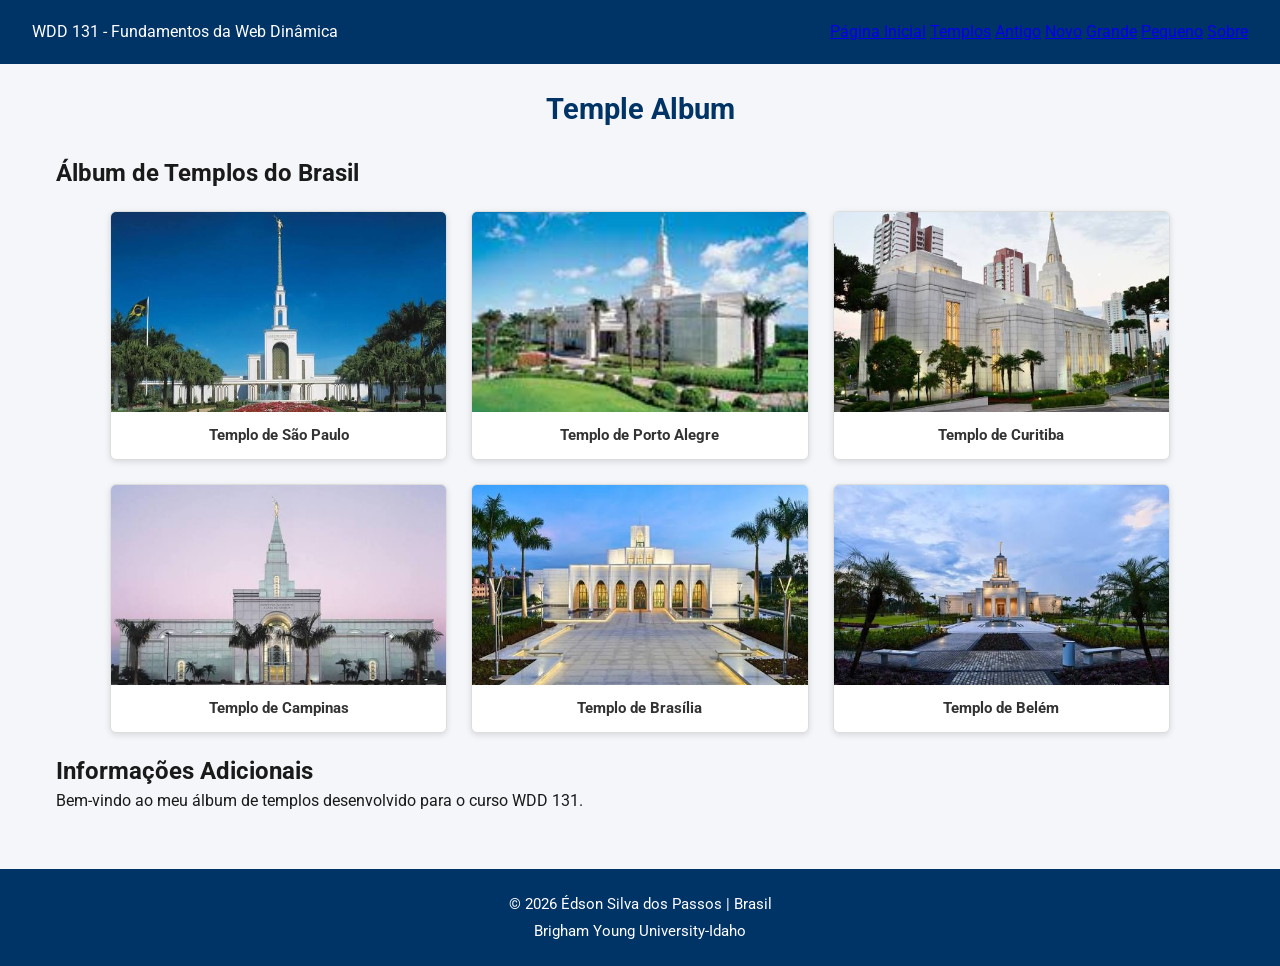
<file: index.html>
<!DOCTYPE html>
<html lang="pt-BR">
<head>
    <meta charset="UTF-8">
    <meta name="viewport" content="width=device-width, initial-scale=1.0">
    <title>WDD 131 - Fundamentos da Web Dinâmica | Temple Album - Édson Silva dos Passos</title>
    <meta name="description" content="Álbum de imagens de templos da Igreja de Jesus Cristo dos Santos dos Últimos Dias no Brasil para a disciplina WDD 131.">
    <meta name="author" content="Édson Silva dos Passos">
    
    <!-- Google Fonts -->
    <link rel="preconnect" href="https://fonts.googleapis.com">
    <link rel="preconnect" href="https://fonts.gstatic.com" crossorigin>
    <link href="https://fonts.googleapis.com/css2?family=Roboto:wght@400;700&display=swap" rel="stylesheet">
    
    <!-- CSS Externo -->
    <link rel="stylesheet" href="estilos/base.css">
    <link rel="stylesheet" href="estilos/templos.css">
    <link rel="stylesheet" href="estilos/templos-grandes.css">

    <!-- JavaScript Externo -->
    <script src="scripts/obterdatas.js" defer></script>
    <script src="scripts/templos.js" defer></script>
</head>
<body>
    <header>
        <span id="titulo-curso">WDD 131 - Fundamentos da Web Dinâmica</span>
        <nav>
            <a href="index.html">Página Inicial</a>
            <a href="templos.html">Templos</a>
            <a href="#antigos">Antigo</a>
            <a href="#novos">Novo</a>
            <a href="#grandes">Grande</a>
            <a href="#pequenos">Pequeno</a>
            <a href="#sobre">Sobre</a>
        </nav>
    </header>

    <main>
        <h1>Temple Album</h1>

        <section class="card">
            <h2>Álbum de Templos do Brasil</h2>
            <div class="temple-grid">
                <figure>
                    <img src="imagens/sao_paulo_temple.jpg" alt="Templo de São Paulo Brasil">
                    <figcaption>Templo de São Paulo</figcaption>
                </figure>
                <figure>
                    <img src="imagens/porto_alegre_temple.jpg" alt="Templo de Porto Alegre Brasil">
                    <figcaption>Templo de Porto Alegre</figcaption>
                </figure>
                <figure>
                    <img src="imagens/curitiba_temple.jpg" alt="Templo de Curitiba Brasil">
                    <figcaption>Templo de Curitiba</figcaption>
                </figure>
                <figure>
                    <img src="imagens/campinas_temple.jpg" alt="Templo de Campinas Brasil">
                    <figcaption>Templo de Campinas</figcaption>
                </figure>
                <figure>
                    <img src="imagens/brasilia_temple.jpg" alt="Templo de Brasília Brasil">
                    <figcaption>Templo de Brasília</figcaption>
                </figure>
                <figure>
                    <img src="imagens/belem_temple.jpg" alt="Templo de Belém Brasil">
                    <figcaption>Templo de Belém</figcaption>
                </figure>
            </div>
        </section>

        <section class="card">
            <h2>Informações Adicionais</h2>
            <p>Bem-vindo ao meu álbum de templos desenvolvido para o curso WDD 131.</p>
        </section>
    </main>

    <footer>
        <p><span>© 2026 Édson Silva dos Passos | Brasil</span></p>
        <p><span>Brigham Young University-Idaho</span></p>
    </footer>
</body>
</html>
</file>
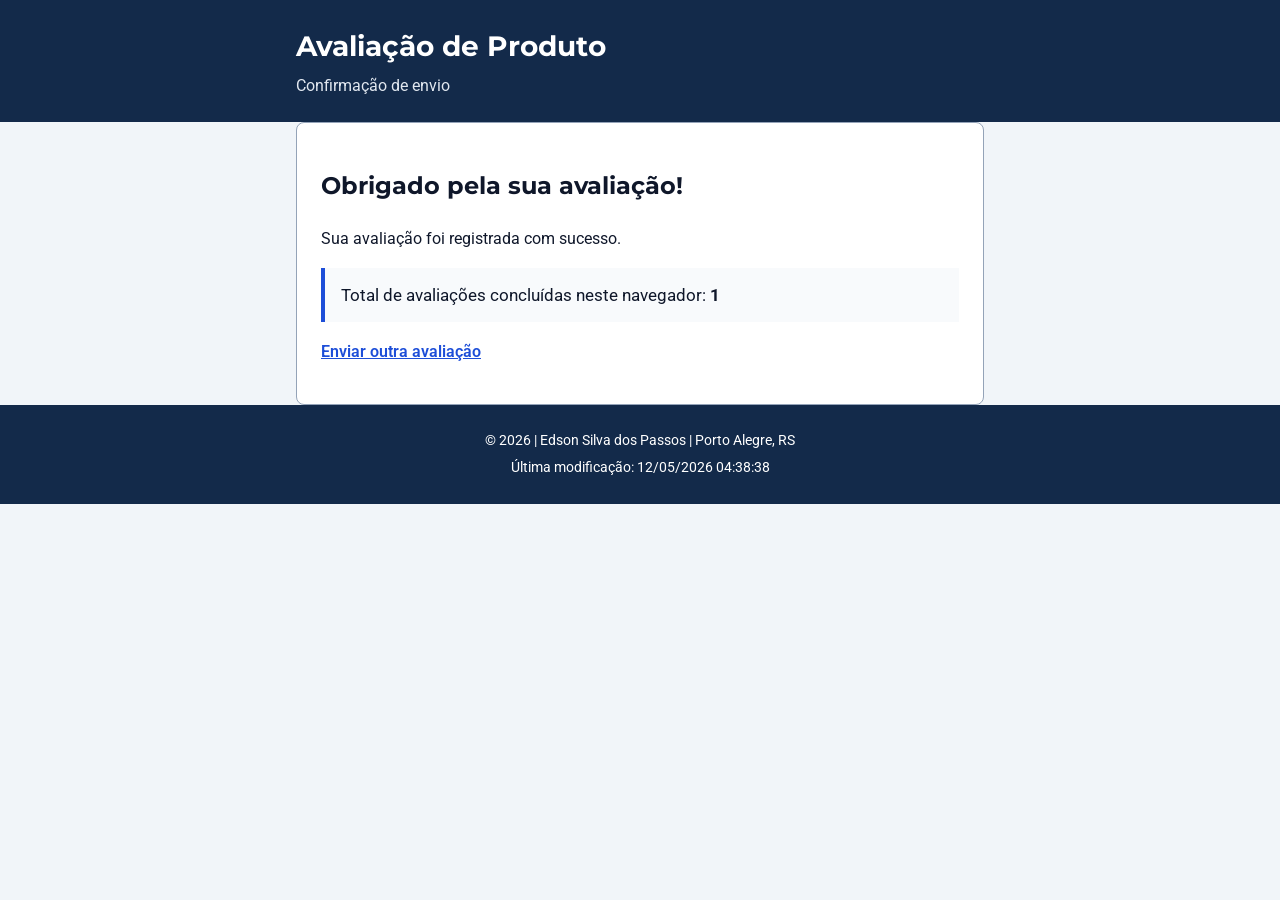
<file: avaliacao.html>
<!DOCTYPE html>
<html lang="pt-BR">
<head>
  <meta charset="UTF-8">
  <meta name="viewport" content="width=device-width, initial-scale=1.0">
  <meta name="description" content="Confirmação de envio da avaliação de produto e contador de avaliações concluídas.">
  <meta name="author" content="Edson Silva dos Passos">
  <title>Avaliação Enviada | WDD 131</title>
  <link rel="preconnect" href="https://fonts.googleapis.com">
  <link rel="preconnect" href="https://fonts.gstatic.com" crossorigin>
  <link href="https://fonts.googleapis.com/css2?family=Montserrat:wght@600;700&family=Roboto:wght@400;500&display=swap" rel="stylesheet">
  <link rel="stylesheet" href="estilos/formulario.css">
  <script src="scripts/formulario.js" defer></script>
</head>
<body>
  <header class="site-header">
    <div class="container">
      <h1>Avaliação de Produto</h1>
      <p>Confirmação de envio</p>
    </div>
  </header>

  <main class="container">
    <section class="card-confirmacao" aria-labelledby="titulo-confirmacao">
      <h2 id="titulo-confirmacao">Obrigado pela sua avaliação!</h2>
      <p>Sua avaliação foi registrada com sucesso.</p>
      <p class="contador-box">
        Total de avaliações concluídas neste navegador:
        <strong id="contador-avaliacoes">0</strong>
      </p>
      <p class="voltar-link">
        <a href="formulario.html">Enviar outra avaliação</a>
      </p>
    </section>
  </main>

  <footer class="site-footer">
    <div class="container">
      <p>&copy; <span id="ano-atual">2026</span> | Edson Silva dos Passos | Porto Alegre, RS</p>
      <p id="ultima-modificacao"></p>
    </div>
  </footer>
</body>
</html>
</file>
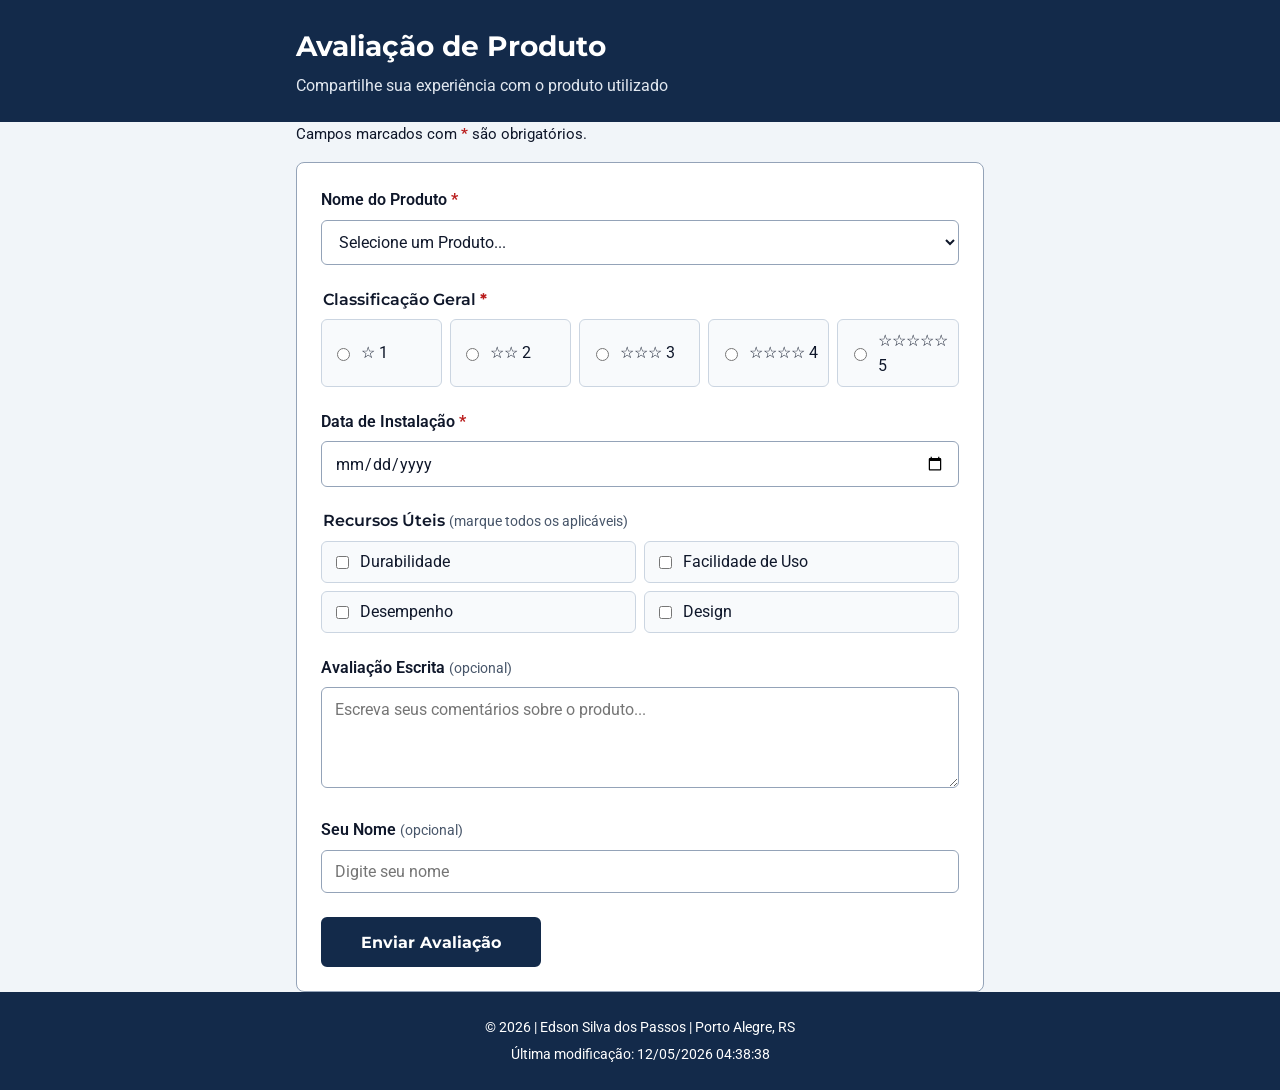
<file: formulario.html>
<!DOCTYPE html>
<html lang="pt-BR">
<head>
  <meta charset="UTF-8">
  <meta name="viewport" content="width=device-width, initial-scale=1.0">
  <meta name="description" content="Formulário de avaliação de produto com classificação por estrelas, data de instalação, recursos úteis e confirmação dinâmica.">
  <meta name="author" content="Edson Silva dos Passos">
  <title>Formulário de Avaliação de Produto | WDD 131</title>
  <link rel="preconnect" href="https://fonts.googleapis.com">
  <link rel="preconnect" href="https://fonts.gstatic.com" crossorigin>
  <link href="https://fonts.googleapis.com/css2?family=Montserrat:wght@600;700&family=Roboto:wght@400;500&display=swap" rel="stylesheet">
  <link rel="stylesheet" href="estilos/formulario.css">
  <script src="scripts/formulario.js" defer></script>
</head>
<body>
  <header class="site-header">
    <div class="container">
      <h1>Avaliação de Produto</h1>
      <p>Compartilhe sua experiência com o produto utilizado</p>
    </div>
  </header>

  <main class="container">
    <p class="aviso-obrigatorio">Campos marcados com <span class="obrigatorio" aria-hidden="true">*</span> são obrigatórios.</p>

    <form id="form-avaliacao" method="get" action="avaliacao.html" class="card-form">
      <div class="campo">
        <label for="nome-produto">Nome do Produto <span class="obrigatorio" aria-label="obrigatório">*</span></label>
        <select id="nome-produto" name="nomeProduto" required>
          <option value="" disabled selected>Selecione um Produto...</option>
        </select>
      </div>

      <fieldset class="campo">
        <legend>Classificação Geral <span class="obrigatorio" aria-label="obrigatório">*</span></legend>
        <div class="estrelas-grupo">
          <div class="estrela-item">
            <input type="radio" id="estrela-1" name="classificacaoGeral" value="1" required>
            <label for="estrela-1">&star; <span>1</span></label>
          </div>
          <div class="estrela-item">
            <input type="radio" id="estrela-2" name="classificacaoGeral" value="2" required>
            <label for="estrela-2">&star;&star; <span>2</span></label>
          </div>
          <div class="estrela-item">
            <input type="radio" id="estrela-3" name="classificacaoGeral" value="3" required>
            <label for="estrela-3">&star;&star;&star; <span>3</span></label>
          </div>
          <div class="estrela-item">
            <input type="radio" id="estrela-4" name="classificacaoGeral" value="4" required>
            <label for="estrela-4">&star;&star;&star;&star; <span>4</span></label>
          </div>
          <div class="estrela-item">
            <input type="radio" id="estrela-5" name="classificacaoGeral" value="5" required>
            <label for="estrela-5">&star;&star;&star;&star;&star; <span>5</span></label>
          </div>
        </div>
      </fieldset>

      <div class="campo">
        <label for="data-instalacao">Data de Instalação <span class="obrigatorio" aria-label="obrigatório">*</span></label>
        <input type="date" id="data-instalacao" name="dataInstalacao" required>
      </div>

      <fieldset class="campo">
        <legend>Recursos Úteis <span class="opcional">(marque todos os aplicáveis)</span></legend>
        <div class="checkbox-grupo">
          <div class="checkbox-item">
            <input type="checkbox" id="recurso-durabilidade" name="recursosUteis" value="durabilidade">
            <label for="recurso-durabilidade">Durabilidade</label>
          </div>
          <div class="checkbox-item">
            <input type="checkbox" id="recurso-facilidade" name="recursosUteis" value="facilidade-de-uso">
            <label for="recurso-facilidade">Facilidade de Uso</label>
          </div>
          <div class="checkbox-item">
            <input type="checkbox" id="recurso-desempenho" name="recursosUteis" value="desempenho">
            <label for="recurso-desempenho">Desempenho</label>
          </div>
          <div class="checkbox-item">
            <input type="checkbox" id="recurso-design" name="recursosUteis" value="design">
            <label for="recurso-design">Design</label>
          </div>
        </div>
      </fieldset>

      <div class="campo">
        <label for="avaliacao-escrita">Avaliação Escrita <span class="opcional">(opcional)</span></label>
        <textarea id="avaliacao-escrita" name="avaliacaoEscrita" rows="4" placeholder="Escreva seus comentários sobre o produto..."></textarea>
      </div>

      <div class="campo">
        <label for="nome-usuario">Seu Nome <span class="opcional">(opcional)</span></label>
        <input type="text" id="nome-usuario" name="nomeUsuario" placeholder="Digite seu nome">
      </div>

      <div class="acoes-form">
        <input type="submit" value="Enviar Avaliação" class="btn-enviar">
      </div>
    </form>
  </main>

  <footer class="site-footer">
    <div class="container">
      <p>&copy; <span id="ano-atual">2026</span> | Edson Silva dos Passos | Porto Alegre, RS</p>
      <p id="ultima-modificacao"></p>
    </div>
  </footer>
</body>
</html>
</file>
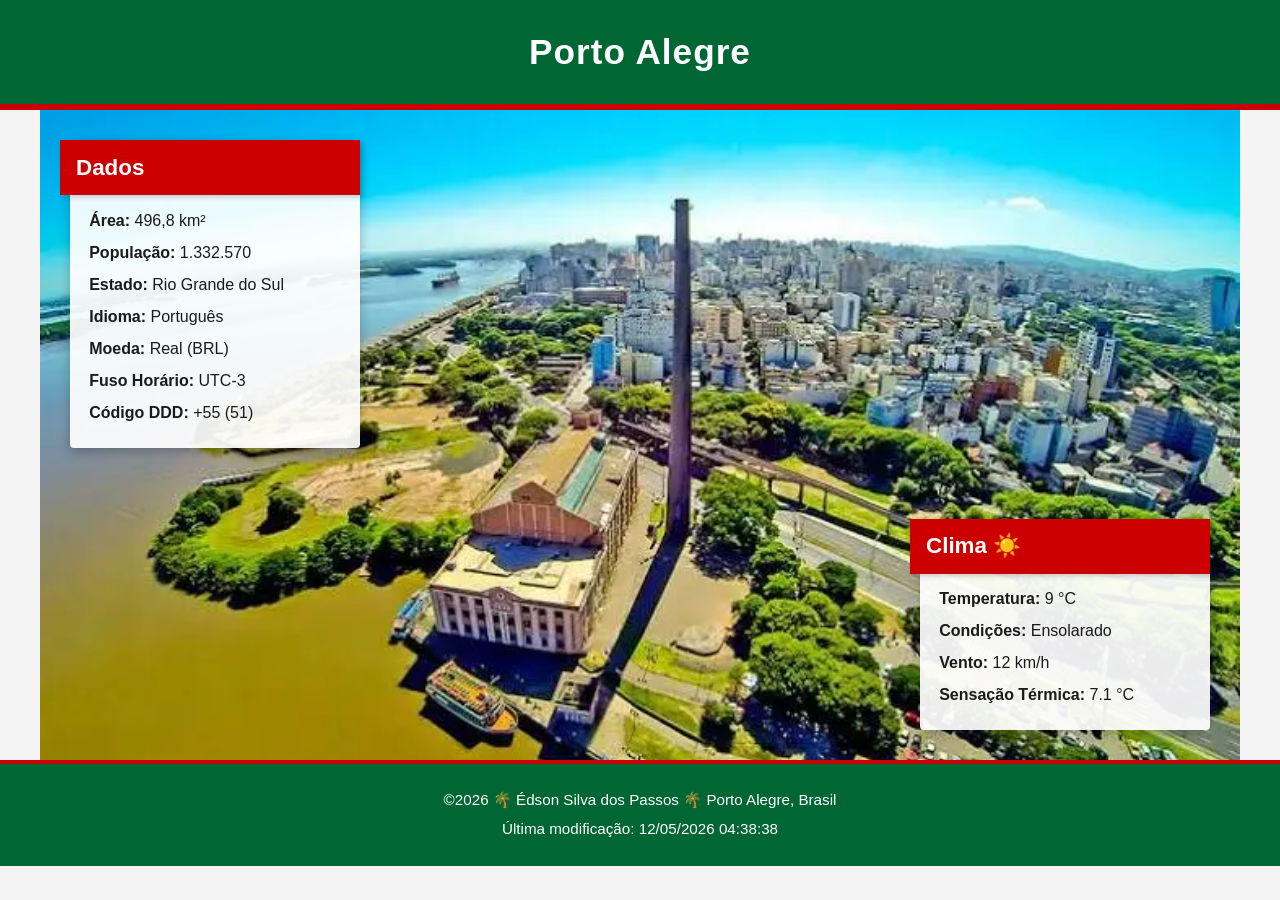
<file: local.html>
<!DOCTYPE html>
<html lang="pt-BR">
<head>
    <meta charset="UTF-8">
    <meta name="viewport" content="width=device-width, initial-scale=1.0">
    <title>WDD 131 - Página do Local: Porto Alegre - Édson Silva dos Passos</title>
    <meta name="description" content="Página sobre Porto Alegre, Rio Grande do Sul, destacando cultura, paisagens e informações meteorológicas para a disciplina WDD 131.">
    <meta name="author" content="Édson Silva dos Passos">
    
    <!-- CSS Externo Único (sem duplicidade) -->
    <link rel="stylesheet" href="estilos/local.css">
    
    <!-- JavaScript Externo -->
    <script src="scripts/local.js" defer></script>
</head>
<body>
    <header>
        <h1>Porto Alegre</h1>
    </header>

    <main>
        <div class="hero">
            <picture>
                <source media="(min-width: 768px)" srcset="imagens/porto-grande.webp">
                <img src="imagens/porto-pequena.webp" alt="Paisagem de Porto Alegre e o Lago Guaíba" width="800" height="533">
            </picture>
        </div>

        <section class="card dados">
            <h2>Dados</h2>
            <ul>
                <li><strong>Área:</strong> 496,8 km²</li>
                <li><strong>População:</strong> 1.332.570</li>
                <li><strong>Estado:</strong> Rio Grande do Sul</li>
                <li><strong>Idioma:</strong> Português</li>
                <li><strong>Moeda:</strong> Real (BRL)</li>
                <li><strong>Fuso Horário:</strong> UTC-3</li>
                <li><strong>Código DDD:</strong> +55 (51)</li>
            </ul>
        </section>

        <section id="clima-secao" class="card clima">
            <h2>Clima</h2>
            <!-- Ícone SVG visível apenas no mobile -->
            <div class="svg-container">
                <svg class="weather-icon-svg" xmlns="http://www.w3.org/2000/svg" viewBox="0 0 64 64" width="64" height="64">
                    <circle cx="32" cy="32" r="14" fill="#FFD700"/>
                    <g stroke="#FFD700" stroke-width="4" stroke-linecap="round">
                        <line x1="32" y1="6" x2="32" y2="12"/>
                        <line x1="32" y1="52" x2="32" y2="58"/>
                        <line x1="6" y1="32" x2="12" y2="32"/>
                        <line x1="52" y1="32" x2="58" y2="32"/>
                        <line x1="13.6" y1="13.6" x2="17.8" y2="17.8"/>
                        <line x1="46.2" y1="46.2" x2="50.4" y2="50.4"/>
                        <line x1="13.6" y1="50.4" x2="17.8" y2="46.2"/>
                        <line x1="46.2" y1="17.8" x2="50.4" y2="13.6"/>
                    </g>
                </svg>
            </div>
            <ul>
                <li><strong>Temperatura:</strong> <span id="temp">9</span> °C</li>
                <li><strong>Condições:</strong> Ensolarado</li>
                <li><strong>Vento:</strong> <span id="vento">12</span> km/h</li>
                <li><strong>Sensação Térmica:</strong> <span id="sensacao"></span></li>
            </ul>
        </section>
    </main>

    <footer>
        <p>&copy;<span id="currentyear"></span> 🌴 Édson Silva dos Passos 🌴 Porto Alegre, Brasil</p>
        <p id="lastModified"></p>
    </footer>
</body>
</html>
</file>
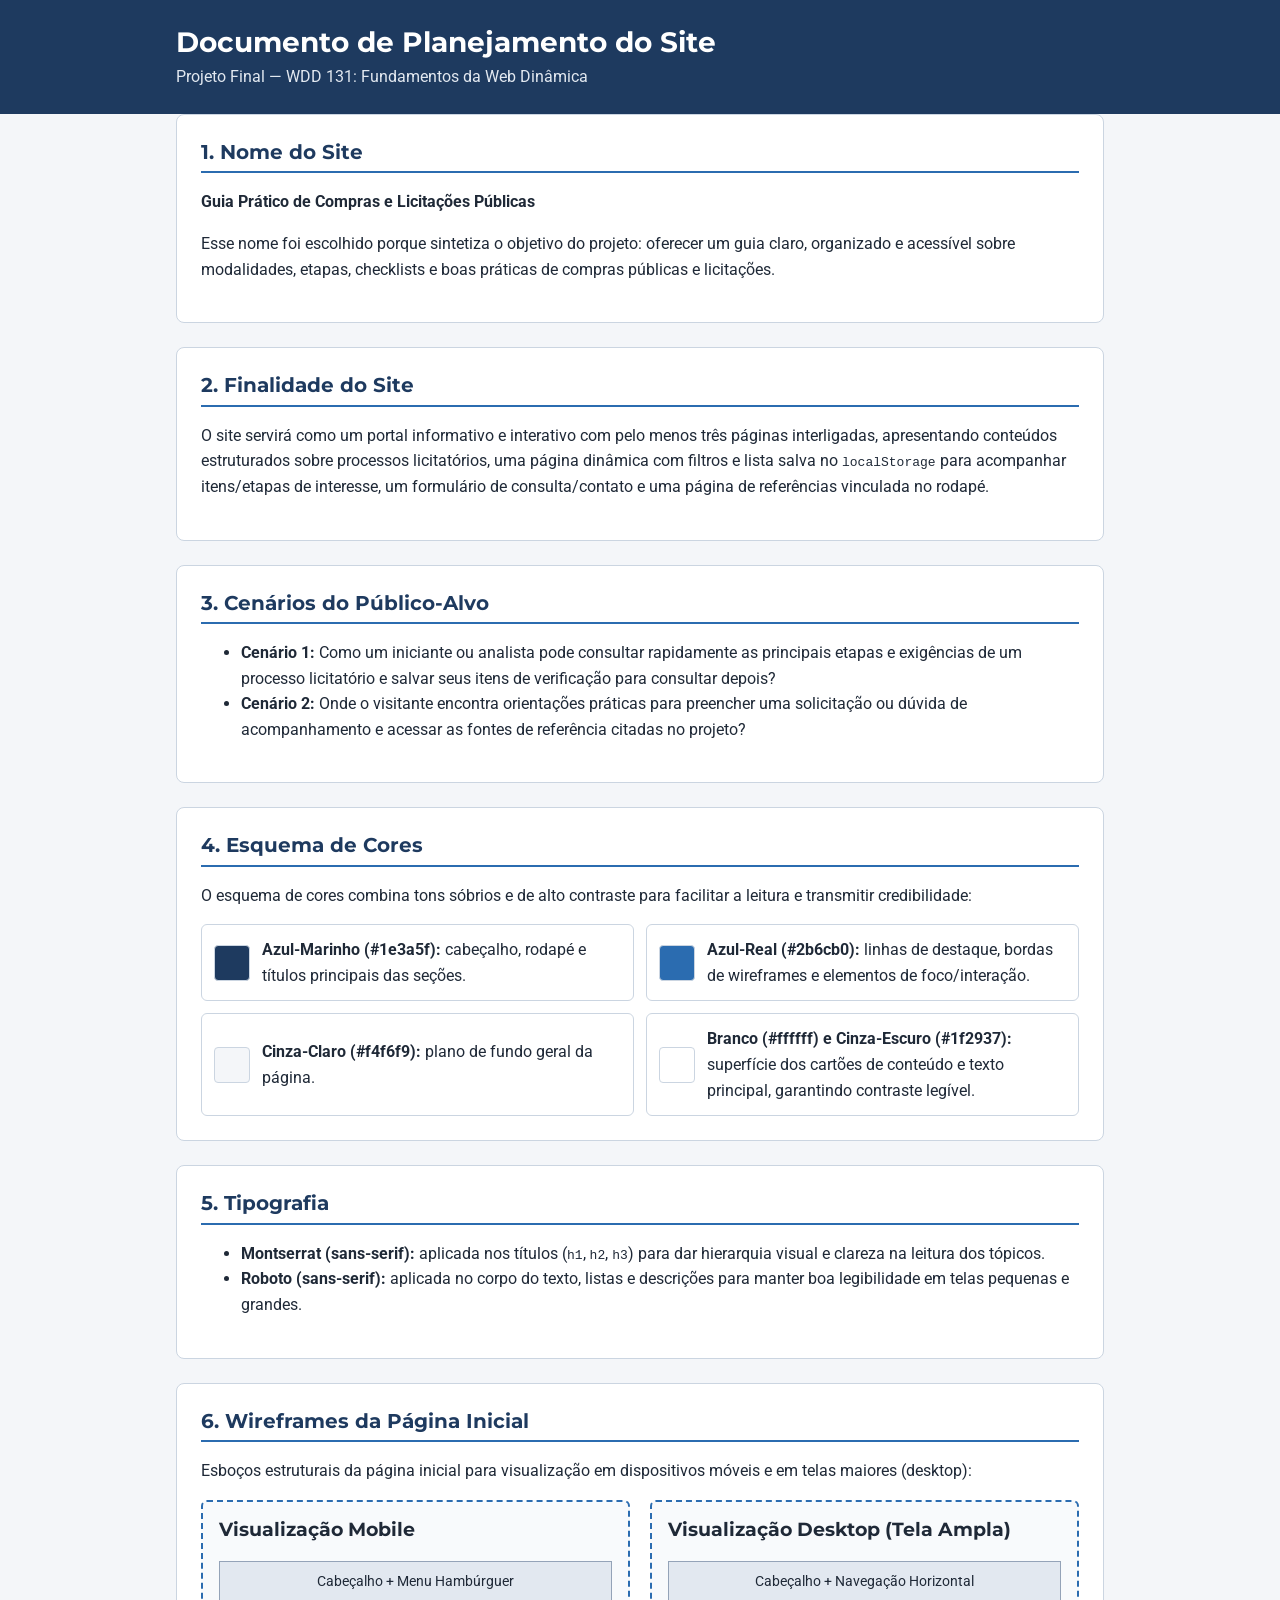
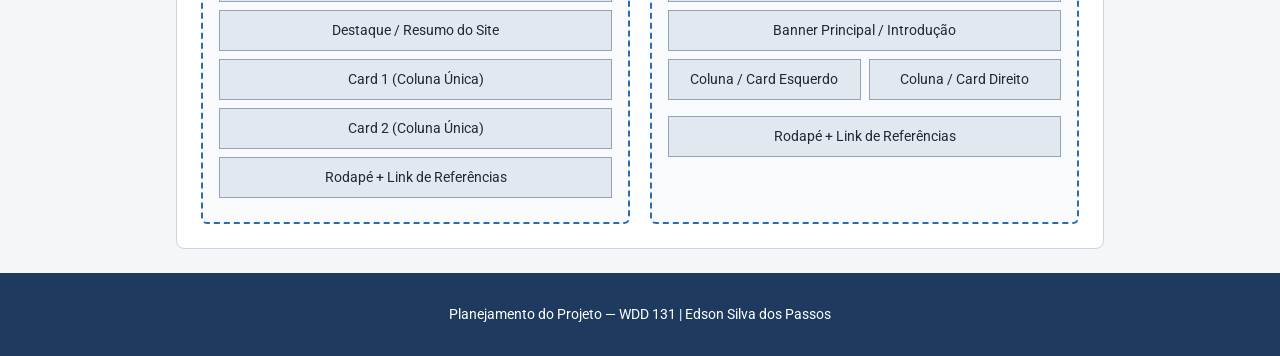
<file: planejamentodosite.html>
<!DOCTYPE html>
<html lang="pt-BR">
<head>
  <meta charset="UTF-8">
  <meta name="viewport" content="width=device-width, initial-scale=1.0">
  <meta name="description" content="Documento de planejamento do site para o projeto final da disciplina WDD 131, incluindo nome, finalidade, cenários, cores, tipografia e wireframes.">
  <meta name="author" content="Edson Silva dos Passos">
  <title>Documento de Planejamento do Site | WDD 131</title>
  <link rel="preconnect" href="https://fonts.googleapis.com">
  <link rel="preconnect" href="https://fonts.gstatic.com" crossorigin>
  <link href="https://fonts.googleapis.com/css2?family=Montserrat:wght@600;700&family=Roboto:wght@400;500&display=swap" rel="stylesheet">
  <style>
    :root {
      --cor-primaria: #1e3a5f;
      --cor-secundaria: #2b6cb0;
      --cor-fundo: #f4f6f9;
      --cor-superficie: #ffffff;
      --cor-texto: #1f2937;
      --cor-borda: #cbd5e1;
    }

    * {
      box-sizing: border-box;
    }

    body {
      margin: 0;
      font-family: 'Roboto', sans-serif;
      background-color: var(--cor-fundo);
      color: var(--cor-texto);
      line-height: 1.6;
    }

    header {
      background-color: var(--cor-primaria);
      color: #ffffff;
      padding: 1.5rem 1rem;
    }

    .container {
      max-width: 960px;
      margin: 0 auto;
      padding: 0 1rem;
    }

    h1, h2, h3 {
      font-family: 'Montserrat', sans-serif;
      margin-top: 0;
      line-height: 1.3;
    }

    header h1 {
      margin-bottom: 0.25rem;
      font-size: 1.75rem;
    }

    header p {
      margin: 0;
      color: #e2e8f0;
    }

    main {
      padding: 2rem 0;
    }

    section {
      background-color: var(--cor-superficie);
      border: 1px solid var(--cor-borda);
      border-radius: 8px;
      padding: 1.5rem;
      margin-bottom: 1.5rem;
    }

    section h2 {
      color: var(--cor-primaria);
      font-size: 1.25rem;
      border-bottom: 2px solid var(--cor-secundaria);
      padding-bottom: 0.4rem;
      margin-bottom: 1rem;
    }

    .swatch-grid {
      display: grid;
      grid-template-columns: 1fr;
      gap: 0.75rem;
      margin-top: 0.75rem;
    }

    .swatch {
      border: 1px solid var(--cor-borda);
      border-radius: 6px;
      padding: 0.75rem;
      display: flex;
      align-items: center;
      gap: 0.75rem;
    }

    .cor-amostra {
      width: 36px;
      height: 36px;
      border-radius: 4px;
      border: 1px solid var(--cor-borda);
      flex-shrink: 0;
    }

    .wireframes {
      display: grid;
      grid-template-columns: 1fr;
      gap: 1.25rem;
      margin-top: 1rem;
    }

    .wireframe-box {
      border: 2px dashed var(--cor-secundaria);
      border-radius: 6px;
      padding: 1rem;
      background-color: #f8fafc;
    }

    .wf-bloco {
      background-color: #e2e8f0;
      border: 1px solid #94a3b8;
      padding: 0.5rem;
      margin-bottom: 0.5rem;
      text-align: center;
      font-size: 0.9rem;
    }

    .wf-desktop-grid {
      display: grid;
      grid-template-columns: 1fr 1fr;
      gap: 0.5rem;
      margin-bottom: 0.5rem;
    }

    footer {
      background-color: var(--cor-primaria);
      color: #ffffff;
      text-align: center;
      padding: 1rem;
      font-size: 0.9rem;
    }

    @media (min-width: 700px) {
      .swatch-grid,
      .wireframes {
        grid-template-columns: repeat(2, 1fr);
      }
    }
  </style>
</head>
<body>
  <header>
    <div class="container">
      <h1>Documento de Planejamento do Site</h1>
      <p>Projeto Final — WDD 131: Fundamentos da Web Dinâmica</p>
    </div>
  </header>

  <main class="container">
    <section id="nome-site">
      <h2>1. Nome do Site</h2>
      <p><strong>Guia Prático de Compras e Licitações Públicas</strong></p>
      <p>Esse nome foi escolhido porque sintetiza o objetivo do projeto: oferecer um guia claro, organizado e acessível sobre modalidades, etapas, checklists e boas práticas de compras públicas e licitações.</p>
    </section>

    <section id="finalidade">
      <h2>2. Finalidade do Site</h2>
      <p>O site servirá como um portal informativo e interativo com pelo menos três páginas interligadas, apresentando conteúdos estruturados sobre processos licitatórios, uma página dinâmica com filtros e lista salva no <code>localStorage</code> para acompanhar itens/etapas de interesse, um formulário de consulta/contato e uma página de referências vinculada no rodapé.</p>
    </section>

    <section id="cenarios">
      <h2>3. Cenários do Público-Alvo</h2>
      <ul>
        <li><strong>Cenário 1:</strong> Como um iniciante ou analista pode consultar rapidamente as principais etapas e exigências de um processo licitatório e salvar seus itens de verificação para consultar depois?</li>
        <li><strong>Cenário 2:</strong> Onde o visitante encontra orientações práticas para preencher uma solicitação ou dúvida de acompanhamento e acessar as fontes de referência citadas no projeto?</li>
      </ul>
    </section>

    <section id="cores">
      <h2>4. Esquema de Cores</h2>
      <p>O esquema de cores combina tons sóbrios e de alto contraste para facilitar a leitura e transmitir credibilidade:</p>
      <div class="swatch-grid">
        <div class="swatch">
          <span class="cor-amostra" style="background-color: #1e3a5f;"></span>
          <div>
            <strong>Azul-Marinho (#1e3a5f):</strong> cabeçalho, rodapé e títulos principais das seções.
          </div>
        </div>
        <div class="swatch">
          <span class="cor-amostra" style="background-color: #2b6cb0;"></span>
          <div>
            <strong>Azul-Real (#2b6cb0):</strong> linhas de destaque, bordas de wireframes e elementos de foco/interação.
          </div>
        </div>
        <div class="swatch">
          <span class="cor-amostra" style="background-color: #f4f6f9;"></span>
          <div>
            <strong>Cinza-Claro (#f4f6f9):</strong> plano de fundo geral da página.
          </div>
        </div>
        <div class="swatch">
          <span class="cor-amostra" style="background-color: #ffffff;"></span>
          <div>
            <strong>Branco (#ffffff) e Cinza-Escuro (#1f2937):</strong> superfície dos cartões de conteúdo e texto principal, garantindo contraste legível.
          </div>
        </div>
      </div>
    </section>

    <section id="tipografia">
      <h2>5. Tipografia</h2>
      <ul>
        <li><strong>Montserrat (sans-serif):</strong> aplicada nos títulos (<code>h1</code>, <code>h2</code>, <code>h3</code>) para dar hierarquia visual e clareza na leitura dos tópicos.</li>
        <li><strong>Roboto (sans-serif):</strong> aplicada no corpo do texto, listas e descrições para manter boa legibilidade em telas pequenas e grandes.</li>
      </ul>
    </section>

    <section id="wireframes">
      <h2>6. Wireframes da Página Inicial</h2>
      <p>Esboços estruturais da página inicial para visualização em dispositivos móveis e em telas maiores (desktop):</p>
      <div class="wireframes">
        <div class="wireframe-box">
          <h3>Visualização Mobile</h3>
          <div class="wf-bloco">Cabeçalho + Menu Hambúrguer</div>
          <div class="wf-bloco">Destaque / Resumo do Site</div>
          <div class="wf-bloco">Card 1 (Coluna Única)</div>
          <div class="wf-bloco">Card 2 (Coluna Única)</div>
          <div class="wf-bloco">Rodapé + Link de Referências</div>
        </div>

        <div class="wireframe-box">
          <h3>Visualização Desktop (Tela Ampla)</h3>
          <div class="wf-bloco">Cabeçalho + Navegação Horizontal</div>
          <div class="wf-bloco">Banner Principal / Introdução</div>
          <div class="wf-desktop-grid">
            <div class="wf-bloco">Coluna / Card Esquerdo</div>
            <div class="wf-bloco">Coluna / Card Direito</div>
          </div>
          <div class="wf-bloco">Rodapé + Link de Referências</div>
        </div>
      </div>
    </section>
  </main>

  <footer>
    <p>Planejamento do Projeto — WDD 131 | Edson Silva dos Passos</p>
  </footer>
</body>
</html>
</file>
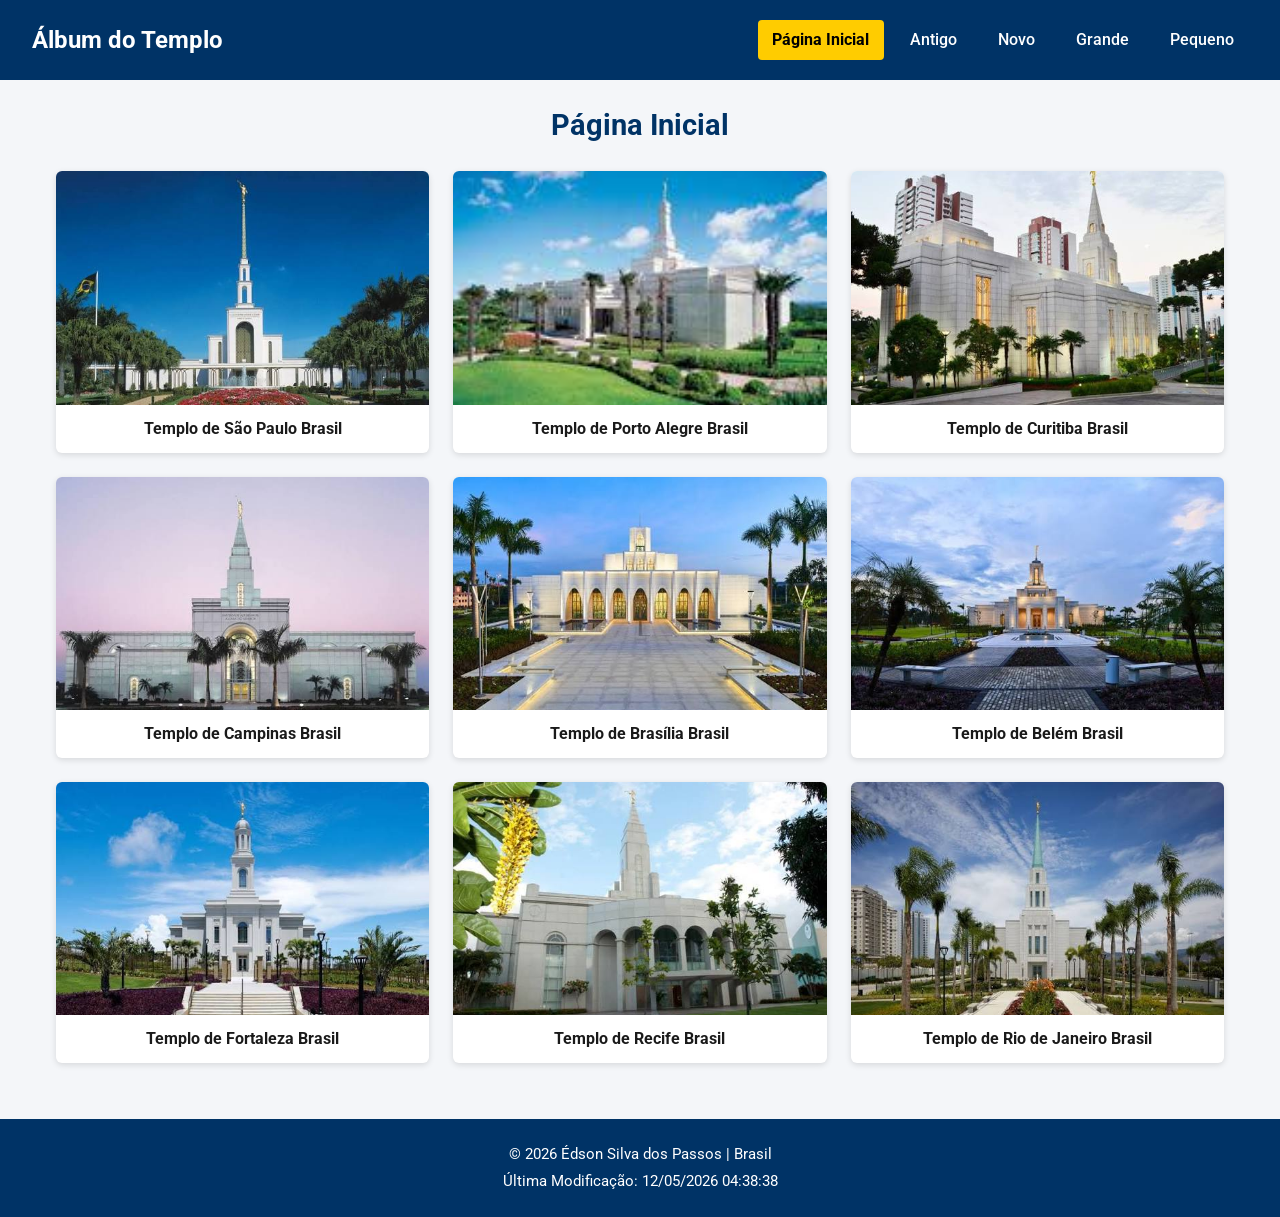
<file: templos.html>
<!DOCTYPE html>
<html lang="pt-BR">
<head>
    <meta charset="UTF-8">
    <meta name="viewport" content="width=device-width, initial-scale=1.0">
    <meta name="description" content="Álbum de imagens de templos da Igreja de Jesus Cristo dos Santos dos Últimos Dias no Brasil para a disciplina WDD 131.">
    <meta name="author" content="Édson Silva dos Passos">
    <title>WDD 131 - Álbum de Templos - Édson Silva dos Passos</title>
    <link rel="preconnect" href="https://fonts.googleapis.com">
    <link rel="preconnect" href="https://fonts.gstatic.com" crossorigin>
    <link href="https://fonts.googleapis.com/css2?family=Roboto:wght@400;700&display=swap" rel="stylesheet">
    <link rel="stylesheet" href="estilos/templos.css">
    <link rel="stylesheet" href="estilos/templos-grandes.css" media="(min-width: 768px)">
    <script src="scripts/templos.js" defer></script>
</head>
<body>
    <header>
        <span class="site-title">Álbum do Templo</span>
        <button id="menu" aria-label="Menu de Navegação"></button>
        <nav>
            <ul class="navigation">
                <li><a href="templos.html" class="active">Página Inicial</a></li>
                <li><a href="#">Antigo</a></li>
                <li><a href="#">Novo</a></li>
                <li><a href="#">Grande</a></li>
                <li><a href="#">Pequeno</a></li>
            </ul>
        </nav>
    </header>

    <main>
        <h1>Página Inicial</h1>
        
        <div class="temple-grid">
            <figure>
                <img src="imagens/sao_paulo_temple.jpg" alt="Templo de São Paulo Brasil" width="400" height="250" loading="lazy">
                <figcaption>Templo de São Paulo Brasil</figcaption>
            </figure>
            <figure>
                <img src="imagens/porto_alegre_temple.jpg" alt="Templo de Porto Alegre Brasil" width="400" height="250" loading="lazy">
                <figcaption>Templo de Porto Alegre Brasil</figcaption>
            </figure>
            <figure>
                <img src="imagens/curitiba_temple.jpg" alt="Templo de Curitiba Brasil" width="400" height="250" loading="lazy">
                <figcaption>Templo de Curitiba Brasil</figcaption>
            </figure>
            <figure>
                <img src="imagens/campinas_temple.jpg" alt="Templo de Campinas Brasil" width="400" height="250" loading="lazy">
                <figcaption>Templo de Campinas Brasil</figcaption>
            </figure>
            <figure>
                <img src="imagens/brasilia_temple.jpg" alt="Templo de Brasília Brasil" width="400" height="250" loading="lazy">
                <figcaption>Templo de Brasília Brasil</figcaption>
            </figure>
            <figure>
                <img src="imagens/belem_temple.jpg" alt="Templo de Belém Brasil" width="400" height="250" loading="lazy">
                <figcaption>Templo de Belém Brasil</figcaption>
            </figure>
            <figure>
                <img src="imagens/fortaleza_temple.jpg" alt="Templo de Fortaleza Brasil" width="400" height="250" loading="lazy">
                <figcaption>Templo de Fortaleza Brasil</figcaption>
            </figure>
            <figure>
                <img src="imagens/recife_temple.jpg" alt="Templo de Recife Brasil" width="400" height="250" loading="lazy">
                <figcaption>Templo de Recife Brasil</figcaption>
            </figure>
            <figure>
                <img src="imagens/rio_de_janeiro_temple.jpg" alt="Templo de Rio de Janeiro Brasil" width="400" height="250" loading="lazy">
                <figcaption>Templo de Rio de Janeiro Brasil</figcaption>
            </figure>
        </div>
    </main>

    <footer>
        <p>&copy; <span id="currentyear"></span> Édson Silva dos Passos | Brasil</p>
        <p id="lastModified"></p>
    </footer>
</body>
</html>
</file>
<file: estilos/base.css>
/* Garante que o container principal dos templos seja uma grade de colunas iguais */
.temple-grid {
    display: grid;
    grid-template-columns: repeat(3, 1fr);
    gap: 20px;
    max-width: 1100px;
    margin: 20px auto;
    padding: 0 20px;
}

/* Padroniza cada cartão de templo */
.temple-grid figure {
    background-color: #ffffff;
    border: 1px solid #ddd;
    border-radius: 6px;
    overflow: hidden;
    margin: 0;
    display: flex;
    flex-direction: column;
}

/* Força todas as imagens a terem exatamente a mesma altura e largura */
.temple-grid img {
    width: 100%;
    height: 200px;
    object-fit: cover;
    display: block;
}

/* Estiliza o texto do título da imagem */
.temple-grid figcaption {
    padding: 12px;
    text-align: center;
    font-weight: bold;
    font-size: 0.95rem;
    color: #333;
}

/* Responsividade para telas menores */
@media (max-width: 768px) {
    .temple-grid {
        grid-template-columns: 1fr;
    }
}
</file>
<file: estilos/templos.css>
/* ================================
   ESTILOS BASE / MOBILE-FIRST
   WDD 131 - Semana 02
================================ */

:root {
    --primary-color: #003366;
    --secondary-color: #002244;
    --accent-color: #ffcc00;
    --text-light: #ffffff;
    --text-dark: #1a1a1a;
    --bg-light: #f4f6f9;
}

* {
    margin: 0;
    padding: 0;
    box-sizing: border-box;
}

body {
    font-family: 'Roboto', sans-serif;
    background-color: var(--bg-light);
    color: var(--text-dark);
    line-height: 1.5;
}

/* HEADER */
header {
    background-color: var(--primary-color);
    color: var(--text-light);
    padding: 1rem 1.5rem;
    display: flex;
    flex-direction: column;
    position: relative;
}

.site-title {
    font-size: 1.5rem;
    font-weight: 700;
    color: var(--text-light);
}

/* BOTÃO HAMBÚRGUER */
#menu {
    position: absolute;
    top: 0.9rem;
    right: 1.2rem;
    background: none;
    border: none;
    color: var(--text-light);
    font-size: 1.8rem;
    cursor: pointer;
}

#menu::before {
    content: "☰";
}

#menu.open::before {
    content: "✕";
}

/* NAVEGAÇÃO MOBILE */
nav {
    display: none;
    width: 100%;
    margin-top: 1rem;
    background-color: var(--secondary-color);
    display: none; /* Mantém oculto por padrão no mobile até abrir */
}

/* Quando o menu estiver aberto via JS */
nav.open {
    display: flex;
    flex-direction: column;
}

.navigation {
    list-style: none;
    display: flex;
    flex-direction: column;
    width: 100%;
}

.navigation li a {
    display: block;
    padding: 0.75rem 1rem;
    color: var(--text-light);
    text-decoration: none;
    font-weight: 500;
    text-align: center;
    transition: background-color 0.2s ease, color 0.2s ease;
}

.navigation li a:hover,
.navigation li a.active {
    background-color: var(--accent-color);
    color: #000000;
    font-weight: 700;
}

/* CONTEÚDO PRINCIPAL */
main {
    max-width: 960px;
    margin: 0 auto;
    padding: 1.5rem 1rem;
}

main h1 {
    text-align: center;
    color: var(--primary-color);
    font-size: 1.8rem;
    margin-bottom: 1.5rem;
}

/* GRADE DE TEMPLOS (1 COLUNA NO MOBILE) */
.temple-grid {
    display: grid;
    grid-template-columns: 1fr;
    gap: 1.5rem;
}

figure {
    background-color: #ffffff;
    border-radius: 6px;
    overflow: hidden;
    box-shadow: 0 2px 6px rgba(0, 0, 0, 0.12);
    text-align: center;
}

figure img {
    width: 100%;
    height: auto;
    aspect-ratio: 16 / 10;
    object-fit: cover;
    display: block;
}

figcaption {
    padding: 0.75rem;
    font-weight: 700;
    font-size: 1rem;
    color: var(--text-dark);
}

/* RODAPÉ */
footer {
    background-color: var(--primary-color);
    color: var(--text-light);
    text-align: center;
    padding: 1.25rem;
    margin-top: 2rem;
    font-size: 0.95rem;
}

footer p {
    margin: 0.25rem 0;
}
</file>
<file: estilos/templos-grandes.css>
/* ================================
   LAYOUT PARA TELAS GRANDES
   WDD 131 - Semana 02
================================ */

@media (min-width: 768px) {

    /* HEADER */
    header {
        flex-direction: row;
        justify-content: space-between;
        align-items: center;
        padding: 1.25rem 2rem;
    }

    /* MENU DESKTOP */
    #menu {
        display: none;
    }

    nav,
    nav.open {
        display: block;
        width: auto;
        background: none;
        margin-top: 0;
    }

    .navigation {
        flex-direction: row;
        gap: 0.75rem;
    }

    .navigation li a {
        padding: 0.5rem 0.9rem;
        border-radius: 4px;
    }

    /* CONTEÚDO */
    main {
        max-width: 1200px;
    }

    /* GRADE DE 3 COLUNAS */
    .temple-grid {
        grid-template-columns: repeat(3, 1fr);
    }
}
</file>
<file: estilos/formulario.css>
:root {
  --cor-primaria: #132a4a;
  --cor-destaque: #1d4ed8;
  --cor-fundo: #f1f5f9;
  --cor-card: #ffffff;
  --cor-texto: #0f172a;
  --cor-texto-suave: #475569;
  --cor-borda: #94a3b8;
  --cor-obrigatorio: #b91c1c;
}

* {
  box-sizing: border-box;
}

body {
  margin: 0;
  font-family: 'Roboto', sans-serif;
  background-color: var(--cor-fundo);
  color: var(--cor-texto);
  line-height: 1.6;
}

.container {
  width: 100%;
  max-width: 720px;
  margin: 0 auto;
  padding: 0 1rem;
}

h1, h2, legend {
  font-family: 'Montserrat', sans-serif;
}

.site-header {
  background-color: var(--cor-primaria);
  color: #ffffff;
  padding: 1.5rem 0;
}

.site-header h1 {
  margin: 0 0 0.25rem;
  font-size: 1.75rem;
}

.site-header p {
  margin: 0;
  color: #e2e8f0;
}

main {
  padding: 2rem 0;
}

.aviso-obrigatorio {
  margin-top: 0;
  font-size: 0.95rem;
  color: var(--cor-texto);
}

.obrigatorio {
  color: var(--cor-obrigatorio);
  font-weight: 700;
}

.opcional {
  font-family: 'Roboto', sans-serif;
  font-weight: 400;
  font-size: 0.85rem;
  color: var(--cor-texto-suave);
}

.card-form,
.card-confirmacao {
  background-color: var(--cor-card);
  border: 1px solid var(--cor-borda);
  border-radius: 8px;
  padding: 1.5rem;
}

.campo {
  border: 0;
  padding: 0;
  margin: 0 0 1.35rem;
}

.campo > label,
.campo > legend {
  display: block;
  font-weight: 600;
  font-size: 1rem;
  margin-bottom: 0.45rem;
  color: var(--cor-texto);
}

select,
input[type="date"],
input[type="text"],
textarea {
  width: 100%;
  padding: 0.7rem 0.8rem;
  font-family: 'Roboto', sans-serif;
  font-size: 1rem;
  color: var(--cor-texto);
  background-color: #ffffff;
  border: 1.5px solid var(--cor-borda);
  border-radius: 6px;
}

select:focus,
input:focus,
textarea:focus {
  outline: 3px solid #93c5fd;
  outline-offset: 1px;
  border-color: var(--cor-destaque);
}

.estrelas-grupo,
.checkbox-grupo {
  display: grid;
  grid-template-columns: 1fr;
  gap: 0.5rem;
}

.estrela-item,
.checkbox-item {
  display: flex;
  align-items: center;
  gap: 0.5rem;
  padding: 0.45rem 0.65rem;
  border: 1px solid #cbd5e1;
  border-radius: 6px;
  background-color: #f8fafc;
}

.estrela-item label,
.checkbox-item label {
  margin: 0;
  cursor: pointer;
  flex: 1;
}

.acoes-form {
  margin-top: 1.5rem;
}

.btn-enviar {
  width: 100%;
  padding: 0.85rem 1.25rem;
  font-family: 'Montserrat', sans-serif;
  font-size: 1rem;
  font-weight: 700;
  color: #ffffff;
  background-color: var(--cor-primaria);
  border: 2px solid var(--cor-primaria);
  border-radius: 6px;
  cursor: pointer;
}

.btn-enviar:hover {
  background-color: var(--cor-destaque);
  border-color: var(--cor-destaque);
}

.contador-box {
  background-color: #f8fafc;
  border-left: 4px solid var(--cor-destaque);
  padding: 0.85rem 1rem;
  font-size: 1.05rem;
}

.voltar-link a {
  color: var(--cor-destaque);
  font-weight: 600;
}

.site-footer {
  background-color: var(--cor-primaria);
  color: #ffffff;
  padding: 1.25rem 0;
  font-size: 0.9rem;
  text-align: center;
}

.site-footer p {
  margin: 0.25rem 0;
}

@media (min-width: 640px) {
  .estrelas-grupo {
    grid-template-columns: repeat(5, 1fr);
  }

  .checkbox-grupo {
    grid-template-columns: repeat(2, 1fr);
  }

  .btn-enviar {
    width: auto;
    min-width: 220px;
  }
}
</file>
<file: estilos/local.css>
:root {
    --cor-primaria: #006633;     
    --cor-secundaria: #cc0000;   
    --cor-fundo: #f4f4f4;
    --cor-texto: #1a1a1a;
    --cor-branca: #ffffff;
}

* {
    box-sizing: border-box;
    margin: 0;
    padding: 0;
}

body {
    font-family: 'Segoe UI', Tahoma, Geneva, Verdana, sans-serif;
    background-color: var(--cor-fundo);
    color: var(--cor-texto);
    line-height: 1.6;
}

header {
    background-color: var(--cor-primaria);
    color: var(--cor-branca);
    text-align: center;
    padding: 1.5rem 1rem;
    border-bottom: 6px solid var(--cor-secundaria);
}

header h1 {
    font-size: 2.2rem;
    letter-spacing: 1px;
}

main {
    max-width: 1200px;
    margin: 0 auto;
    background-color: var(--cor-branca);
    position: relative;
}

.hero img {
    width: 100%;
    height: auto;
    display: block;
}

.card {
    padding: 1.5rem;
    border-bottom: 1.5rem solid #e0e0e0;
    text-align: center;
}

.card h2 {
    color: var(--cor-primaria);
    font-size: 1.6rem;
    margin-bottom: 1rem;
}

.card ul {
    list-style: none;
}

.card li {
    margin: 0.4rem 0;
    font-size: 1rem;
}

.svg-container {
    margin: 0.5rem 0 1rem 0;
}

.weather-icon-svg {
    display: inline-block;
}

footer {
    background-color: var(--cor-primaria);
    color: var(--cor-branca);
    text-align: center;
    padding: 1.2rem;
    font-size: 0.95rem;
    border-top: 4px solid var(--cor-secundaria);
}

footer p {
    margin: 0.3rem 0;
}

/* ================================================= */
/* MEDIA QUERY PARA TELAS GRANDES (A partir de 768px) */
/* ================================================= */
@media (min-width: 768px) {
    .hero img {
        max-height: 650px;
        object-fit: cover;
    }

    .card {
        position: absolute;
        background-color: rgba(255, 255, 255, 0.92);
        width: 290px;
        padding: 0 0 1rem 0;
        border-radius: 4px;
        box-shadow: 0 4px 12px rgba(0, 0, 0, 0.25);
        border-bottom: none;
        text-align: left;
    }

    .card h2 {
        background-color: var(--cor-secundaria);
        color: var(--cor-branca);
        padding: 0.6rem 1rem;
        margin: 0 0 0.8rem -10px;
        width: calc(100% + 10px);
        font-size: 1.4rem;
        box-shadow: 2px 2px 5px rgba(0, 0, 0, 0.2);
    }

    .card ul {
        padding: 0 1.2rem;
    }

    .dados {
        top: 30px;
        left: 30px;
    }

    .clima {
        bottom: 30px;
        right: 30px;
    }

    .svg-container, .weather-icon-svg {
        display: none;
    }

    .clima h2::after {
        content: " ☀️";
        font-size: 1.4rem;
    }
}
</file>
